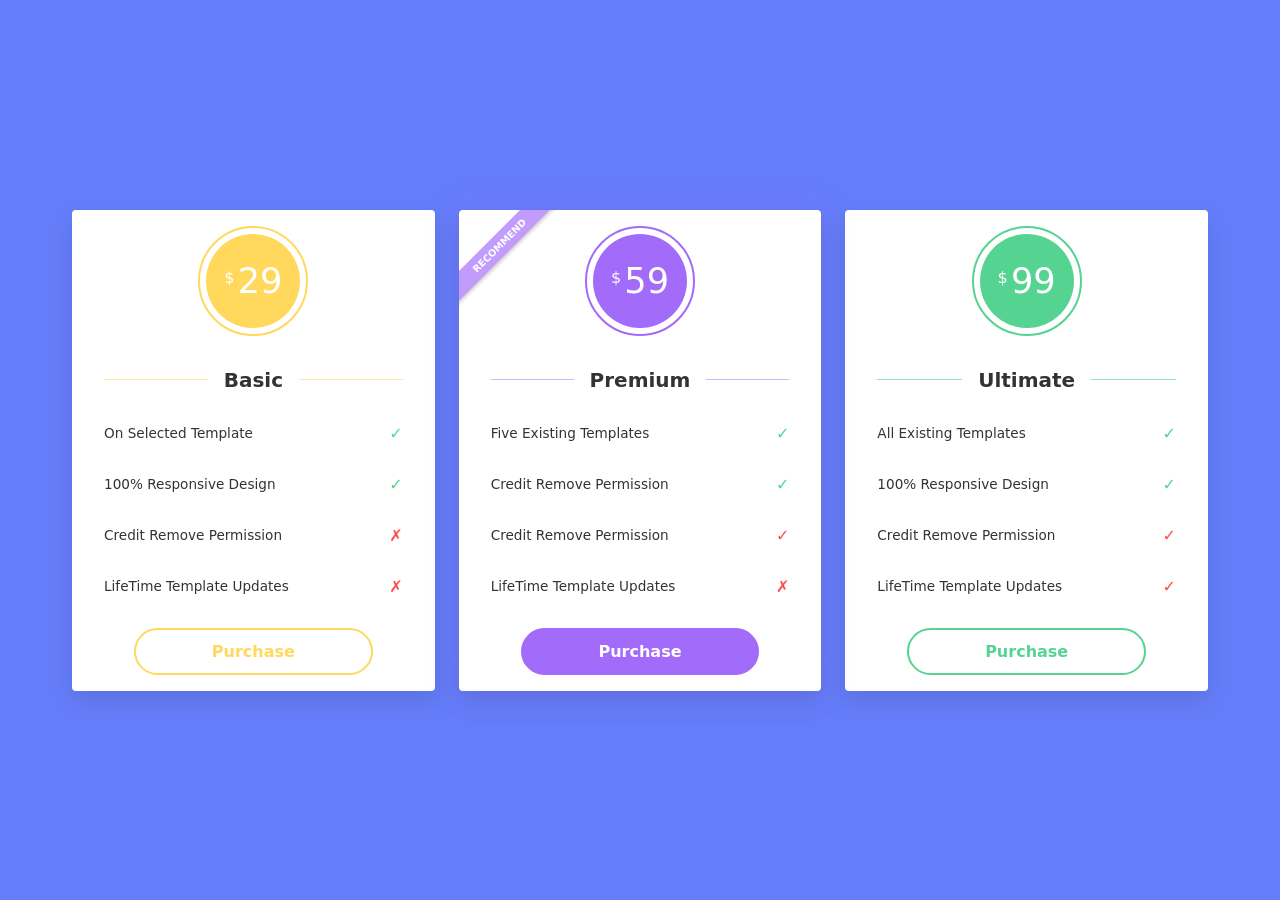
<file: banner/banner.html>
<!DOCTYPE html>
<html lang="en">
<head>
    <meta charset="UTF-8">
    <meta name="viewport" content="width=device-width, initial-scale=1.0">
    <title>Banner</title>
    <link rel="stylesheet" href="main.css">
</head>
<body>
    <div class="main-container">
        <div class=" poster basic">
            <div class="price basic__price">
                <div class="price-no  basic__price-number">
                    <h1><sup>$</sup>29</h2>
                </div>
            </div>
            <div class="price__plan">
                <span class="linethrough">Basic</span>
            </div>
            <div class="poster__points">
                <span class="plan-offering">On Selected Template</span>
                <span class="tick">&#10003</span>
            </div>
            <div class="poster__points">
                <span class="plan-offering">
                    100% Responsive Design
                </span>
                <span class="tick">&#10003</span>

            </div>
            <div class="poster__points">
                <span class="plan-offering">Credit Remove Permission</span>
                <span class="cross">&#10007</span>
            </div>
            <div class="poster__points">
                <span class="plan-offering">LifeTime Template Updates</span>
                <span class="cross">&#10007</span>
            </div>
            <button class="purchase-btn">Purchase</button>
        </div>
        <div class="poster premium">
            <div class="price premium__price">
                <div class="price-no  premium__price-number">
                    <h1><sup>$</sup>59</h2>
                </div>
            </div>
            <div class="price__plan">
                <span class="linethrough">Premium</span>
            </div>
            <div class="poster__points">
                <span class="plan-offering">Five Existing Templates</span>
                <span class="tick">&#10003</span>
            </div>
            <div class="poster__points">
                <span class="plan-offering">
                    Credit Remove Permission
                </span>
                <span class="tick">&#10003</span>

            </div>
            <div class="poster__points">
                <span class="plan-offering">Credit Remove Permission</span>
                <span class="cross">&#10003</span>
            </div>
            <div class="poster__points">
                <span class="plan-offering">LifeTime Template Updates</span>
                <span class="cross">&#10007</span>
            </div>
            <button class="purchase-btn">Purchase</button>
        </div>
        <div class="poster ultimate">
            <div class="price ultimate__price">
                <div class="price-no  basic__price-number">
                    <h1><sup>$</sup>99</h2>
                </div>
            </div>
            <div class="price__plan">
                <span class="linethrough">Ultimate</span>
            </div>
            <div class="poster__points">
                <span class="plan-offering">All Existing Templates</span>
                <span class="tick">&#10003</span>
            </div>
            <div class="poster__points">
                <span class="plan-offering">
                    100% Responsive Design
                </span>
                <span class="tick">&#10003</span>

            </div>
            <div class="poster__points">
                <span class="plan-offering">Credit Remove Permission</span>
                <span class="cross">&#10003</span>
            </div>
            <div class="poster__points">
                <span class="plan-offering">LifeTime Template Updates</span>
                <span class="cross">&#10003</span>
            </div>
            <button class="purchase-btn">Purchase</button>
        </div>
    </div>
    
</body>
</html>
</file>
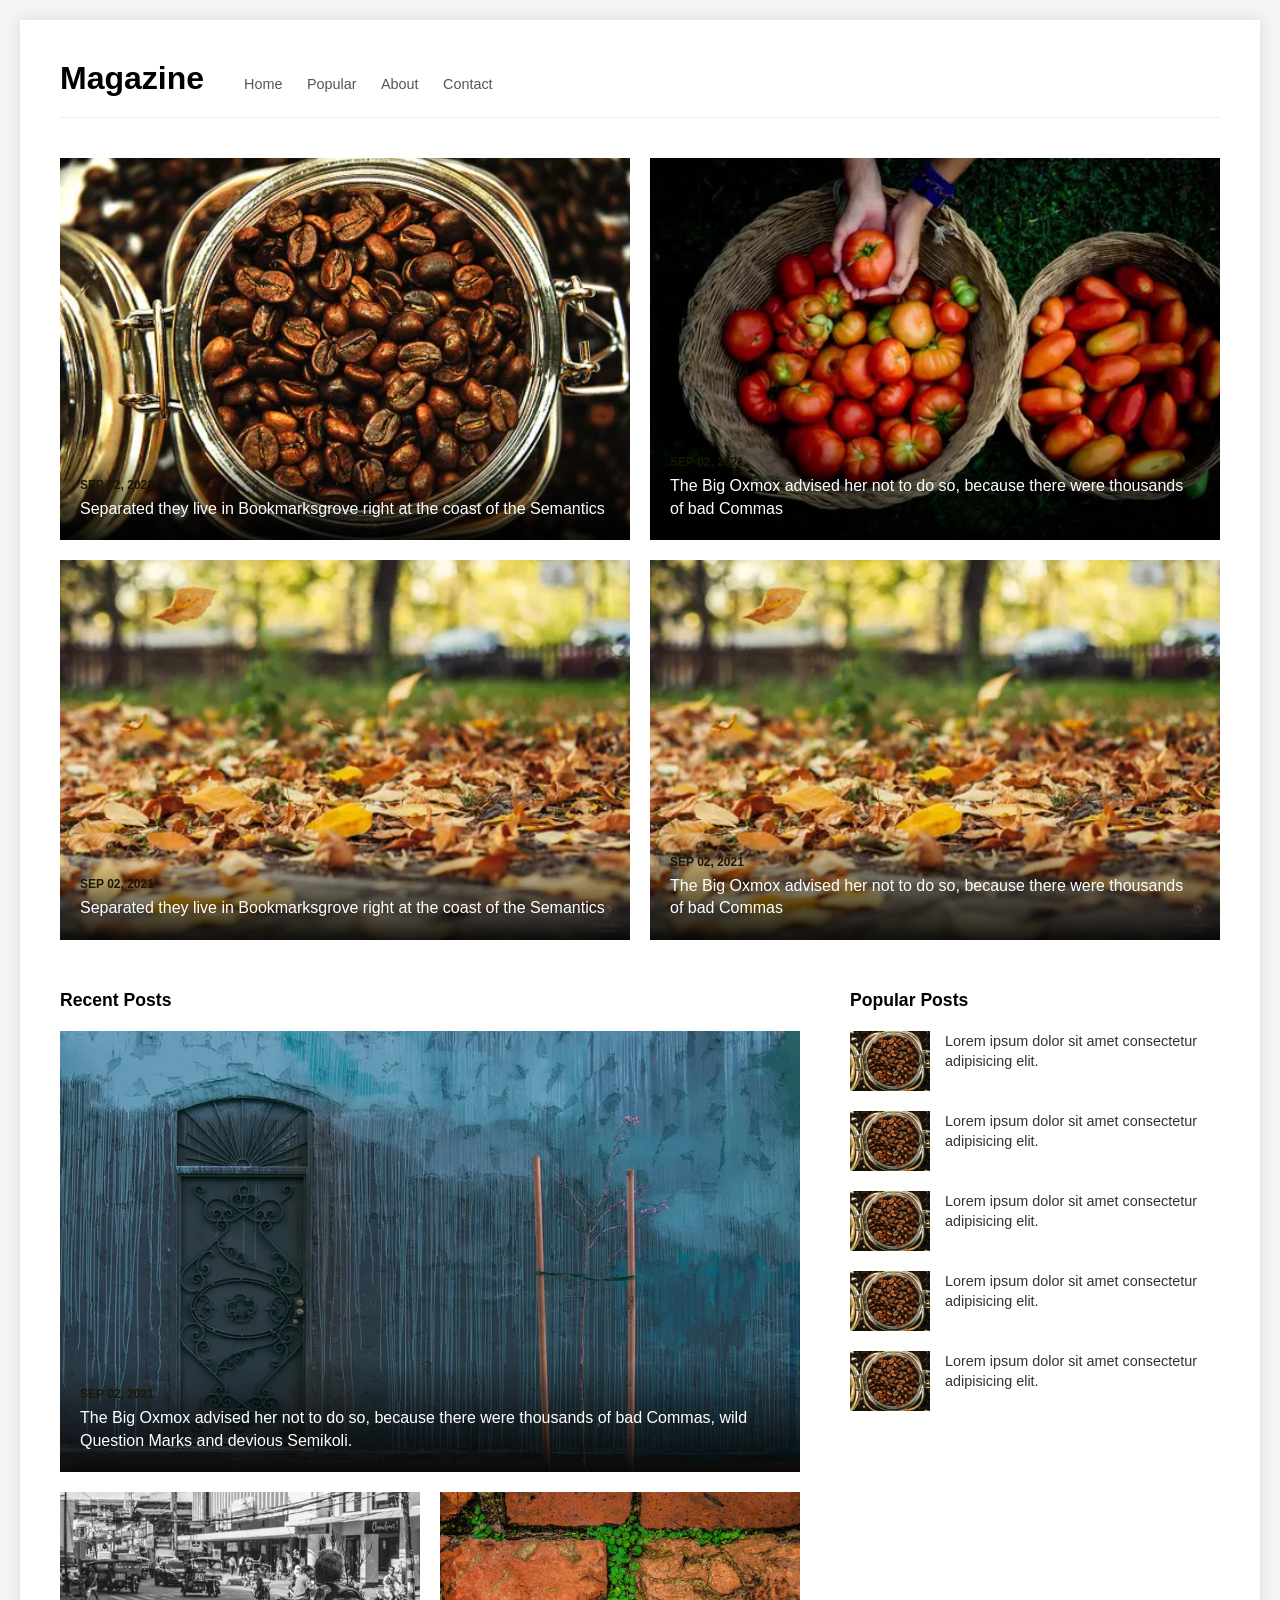
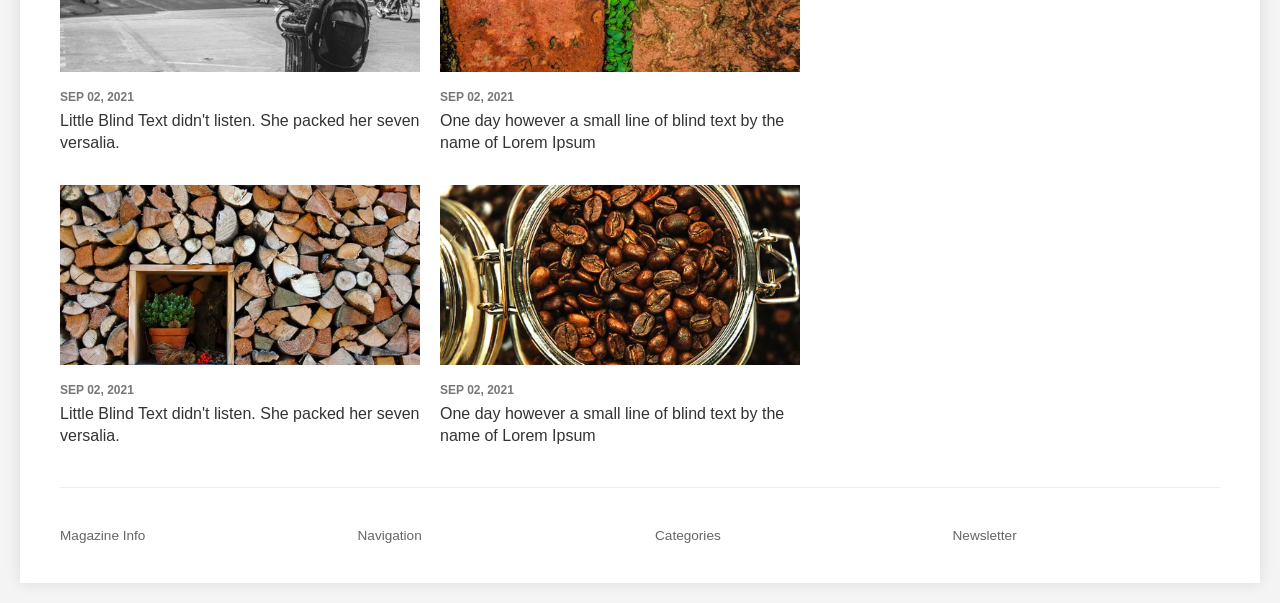
<file: magazine/magazine.html>
<!doctype html>
<html lang="en">
  <head>
    <meta charset="UTF-8" />
    <meta name="viewport" content="width=device-width, initial-scale=1.0" />
    <title>Magazine</title>
    <link rel="stylesheet" href="main.css">
  </head>
  <body>
    <div class="magazine-layout">
  
      <header class="header">
        <h1 class="logo">Magazine</h1>
        <nav class="nav">
          <a href="">Home</a>
          <a href="">Popular</a>
          <a href="">About</a>
          <a href="">Contact</a>
        </nav>
      </header>

      <section class="top-featured">
        <article class="card overlay-card">
          <img src="assets/everydaylife03.webp" alt="Featured 1">
          <div class="card-content">
            <span class="date">Sep 02, 2021</span>
            <h3>Separated they live in Bookmarksgrove right at the coast of the Semantics</h3>
          </div>
        </article>
        
        <article class="card overlay-card">
          <img src="assets/everyday06.webp" alt="Featured 2">
          <div class="card-content">
            <span class="date">Sep 02, 2021</span>
            <h3>The Big Oxmox advised her not to do so, because there were thousands of bad Commas</h3>
          </div>
        </article>
        
        <article class="card overlay-card">
          <img src="assets/everyday25.webp" alt="Featured 3">
          <div class="card-content">
            <span class="date">Sep 02, 2021</span>
            <h3>Separated they live in Bookmarksgrove right at the coast of the Semantics</h3>
          </div>
        </article>
        
        <article class="card overlay-card">
          <img src="assets/everyday25.webp" alt="Featured 4">
          <div class="card-content">
            <span class="date">Sep 02, 2021</span>
            <h3>The Big Oxmox advised her not to do so, because there were thousands of bad Commas</h3>
          </div>
        </article>
      </section>

      <main class="main-content">
        
        <section class="recent-posts">
          <h2 class="section-title">Recent Posts</h2>
          
          <article class="card overlay-card large-card">
            <img src="assets/everyday14.webp" alt="Recent Large">
            <div class="card-content">
              <span class="date">Sep 02, 2021</span>
              <h3>The Big Oxmox advised her not to do so, because there were thousands of bad Commas, wild Question Marks and devious Semikoli.</h3>
            </div>
          </article>

          <div class="recent-grid">
            <article class="card standard-card">
              <img src="assets/pexels-photo-1001720.webp" alt="Grid 1">
              <div class="card-content">
                <span class="date">Sep 02, 2021</span>
                <h3>Little Blind Text didn't listen. She packed her seven versalia.</h3>
              </div>
            </article>
            
            <article class="card standard-card">
              <img src="assets/everyday09.webp" alt="Grid 2">
              <div class="card-content">
                <span class="date">Sep 02, 2021</span>
                <h3>One day however a small line of blind text by the name of Lorem Ipsum</h3>
              </div>
            </article>
            
            <article class="card standard-card">
              <img src="assets/everyday10.webp" alt="Grid 3">
              <div class="card-content">
                <span class="date">Sep 02, 2021</span>
                <h3>Little Blind Text didn't listen. She packed her seven versalia.</h3>
              </div>
            </article>
            
            <article class="card standard-card">
              <img src="assets/everydaylife03.webp" alt="Grid 4">
              <div class="card-content">
                <span class="date">Sep 02, 2021</span>
                <h3>One day however a small line of blind text by the name of Lorem Ipsum</h3>
              </div>
            </article>
          </div>
        </section>

        <aside class="popular-posts">
          <h2 class="section-title">Popular Posts</h2>
          
          <div class="list-item">
            <img src="assets/everydaylife03.webp" alt="" class="thumb">
            <p>Lorem ipsum dolor sit amet consectetur adipisicing elit.</p>
          </div>
          <div class="list-item">
            <img src="assets/everydaylife03.webp" alt="" class="thumb">
            <p>Lorem ipsum dolor sit amet consectetur adipisicing elit.</p>
          </div>
          <div class="list-item">
            <img src="assets/everydaylife03.webp" alt="" class="thumb">
            <p>Lorem ipsum dolor sit amet consectetur adipisicing elit.</p>
          </div>
          <div class="list-item">
            <img src="assets/everydaylife03.webp" alt="" class="thumb">
            <p>Lorem ipsum dolor sit amet consectetur adipisicing elit.</p>
          </div>
          <div class="list-item">
            <img src="assets/everydaylife03.webp" alt="" class="thumb">
            <p>Lorem ipsum dolor sit amet consectetur adipisicing elit.</p>
          </div>
        </aside>

      </main>

      <footer class="footer">
        <div class="footer-col">Magazine Info</div>
        <div class="footer-col">Navigation</div>
        <div class="footer-col">Categories</div>
        <div class="footer-col">Newsletter</div>
      </footer>

    </div>
  </body>
</html>
</file>
<file: banner/main.css>
* {
  padding: 0;
  margin: 0;
  box-sizing: border-box;
  font-family: system-ui, -apple-system, BlinkMacSystemFont, "Segoe UI", Roboto, Oxygen, Ubuntu, Cantarell, "Open Sans", "Helvetica Neue", sans-serif;
}

body {
  background-color: #657DF9;
  min-height: 100vh;
  display: flex;
  justify-content: center;
  align-items: center;
}

.main-container {
  background-color: #657DF9;
  display: flex;
  flex-direction: row;
  padding: 1.5rem 2rem;
  gap: 1.5rem;
  justify-content: center;
  align-items: center;
  width: 100%;
  max-width: 1200px;
}
.main-container .poster {
  flex: 1;
  padding: 1rem 2rem;
  display: flex;
  flex-direction: column;
  background-color: white;
  align-items: center;
  justify-content: space-between;
  gap: 2rem;
  box-shadow: 0 10px 25px rgba(0, 0, 0, 0.1);
  border-radius: 4px;
}
.main-container .poster .price {
  display: flex;
  align-items: center;
  justify-content: center;
  border-radius: 50%;
  width: 110px;
  height: 110px;
  border: 2px solid;
  padding: 6px;
  background-color: white;
}
.main-container .poster .price .price-no {
  display: flex;
  width: 100%;
  height: 100%;
  align-items: center;
  justify-content: center;
  color: white;
  border-radius: 50%;
}
.main-container .poster .price .price-no h1 {
  font-size: 2.2rem;
  font-weight: 500;
  display: flex;
  align-items: flex-start;
}
.main-container .poster .price .price-no h1 sup {
  font-size: 1rem;
  margin-top: 0.5rem;
  margin-right: 0.2rem;
}
.main-container .poster .price__plan {
  display: flex;
  align-items: center;
  justify-content: center;
  gap: 1rem;
  width: 100%;
}
.main-container .poster .price__plan .linethrough {
  font-size: 1.25rem;
  font-weight: 600;
  color: #333333;
}
.main-container .poster .price__plan::before, .main-container .poster .price__plan::after {
  content: "";
  flex: 1;
  height: 1px;
}
.main-container .poster .poster__points {
  width: 100%;
  display: flex;
  flex-direction: row;
  justify-content: space-between;
  align-items: center;
}
.main-container .poster .poster__points .plan-offering {
  font-size: 0.85rem;
  color: #333333;
  text-align: left;
  font-weight: 500;
}
.main-container .poster .poster__points .tick {
  color: #55D491;
  font-size: 1rem;
  font-weight: 700;
}
.main-container .poster .poster__points .cross {
  color: #FF4B4B;
  font-size: 1rem;
  font-weight: 700;
}
.main-container .poster .purchase-btn {
  padding: 0.75rem 2rem;
  border-radius: 2rem;
  outline: none;
  width: 80%;
  font-size: 1rem;
  font-weight: 600;
  cursor: pointer;
  background-color: transparent;
  transition: all 0.3s ease;
}
.main-container .poster.basic .price {
  border-color: #FFD85C;
}
.main-container .poster.basic .price-no {
  background-color: #FFD85C;
}
.main-container .poster.basic .price__plan::before, .main-container .poster.basic .price__plan::after {
  background-color: rgb(100%, 91.8837964634%, 66.0784313725%);
}
.main-container .poster.basic .purchase-btn {
  border: 2px solid #FFD85C;
  color: #FFD85C;
}
.main-container .poster.basic .purchase-btn:hover {
  background-color: #FFD85C;
  color: white;
}
.main-container .poster.premium {
  box-shadow: 0 10px 25px rgba(0, 0, 0, 0.1), 0 0 35px rgba(162, 107, 250, 0.2);
  position: relative;
  overflow: hidden;
}
.main-container .poster.premium::before {
  content: "RECOMMEND";
  position: absolute;
  top: 25px;
  left: -35px;
  background-color: rgb(75.6862745098%, 61.3071895425%, 98.6928104575%);
  color: white;
  padding: 5px 40px;
  font-size: 0.6rem;
  font-weight: bold;
  transform: rotate(-45deg);
  box-shadow: 0 2px 4px rgba(0, 0, 0, 0.2);
}
.main-container .poster.premium .price {
  border-color: #A26BFA;
}
.main-container .poster.premium .price-no {
  background-color: #A26BFA;
}
.main-container .poster.premium .price__plan::before, .main-container .poster.premium .price__plan::after {
  background-color: rgb(81.7647058824%, 70.9803921569%, 99.0196078431%);
}
.main-container .poster.premium .purchase-btn {
  border: 2px solid #A26BFA;
  background-color: #A26BFA;
  color: white;
}
.main-container .poster.premium .purchase-btn:hover {
  background-color: rgb(51.3725490196%, 22.614379085%, 97.385620915%);
  border-color: rgb(51.3725490196%, 22.614379085%, 97.385620915%);
}
.main-container .poster.ultimate .price {
  border-color: #55D491;
}
.main-container .poster.ultimate .price-no {
  background-color: #55D491;
}
.main-container .poster.ultimate .price__plan::before, .main-container .poster.ultimate .price__plan::after {
  background-color: rgb(57.2769953052%, 89.1935929301%, 72.3557028445%);
}
.main-container .poster.ultimate .purchase-btn {
  border: 2px solid #55D491;
  color: #55D491;
}
.main-container .poster.ultimate .purchase-btn:hover {
  background-color: #55D491;
  color: white;
}

@media (max-width: 900px) {
  .main-container {
    flex-direction: column;
  }
  .main-container .poster {
    width: 100%;
    max-width: 400px;
  }
}

/*# sourceMappingURL=main.css.map */
</file>
<file: magazine/main.css>
* {
  box-sizing: border-box;
  margin: 0;
  padding: 0;
}

body {
  background: #f4f4f4;
  padding: 20px;
}

.magazine-layout {
  max-width: 1300px;
  margin: 0 auto;
  font-family: Arial, Helvetica, sans-serif;
  background: white;
  padding: 40px;
  box-shadow: 0 0 15px rgba(0, 0, 0, 0.1);
}
.magazine-layout h3 {
  font-size: 1rem;
  line-height: 1.4;
  margin-top: 5px;
  font-weight: normal;
}
.magazine-layout .date {
  font-size: 0.75rem;
  text-transform: uppercase;
  font-weight: bold;
}
.magazine-layout .section-title {
  margin-bottom: 20px;
  font-size: 1.1rem;
}
.magazine-layout .header {
  display: flex;
  align-items: baseline;
  gap: 40px;
  margin-bottom: 40px;
  border-bottom: 1px solid #eee;
  padding-bottom: 20px;
}
.magazine-layout .header .logo {
  font-size: 2rem;
  font-weight: 800;
}
.magazine-layout .header .nav a {
  margin-right: 20px;
  text-decoration: none;
  color: #555;
  font-size: 0.9rem;
}
.magazine-layout .card {
  position: relative;
  overflow: hidden;
  display: flex;
  flex-direction: column;
}
.magazine-layout .card img {
  width: 100%;
  height: 100%;
  object-fit: cover;
}
.magazine-layout .overlay-card img {
  min-height: 220px;
}
.magazine-layout .overlay-card .card-content {
  position: absolute;
  bottom: 0;
  left: 0;
  width: 100%;
  padding: 20px;
  background: linear-gradient(to top, rgba(0, 0, 0, 0.9) 0%, rgba(0, 0, 0, 0) 100%);
  color: white;
}
.magazine-layout .overlay-card .card-content .date {
  color: #1c1702;
}
.magazine-layout .standard-card img {
  height: 180px;
  margin-bottom: 15px;
}
.magazine-layout .standard-card .card-content {
  color: #333;
}
.magazine-layout .standard-card .date {
  color: #777;
}
.magazine-layout .top-featured {
  display: grid;
  grid-template-columns: 1fr 1fr;
  gap: 20px;
  margin-bottom: 50px;
}
.magazine-layout .main-content {
  display: grid;
  grid-template-columns: 2fr 1fr;
  gap: 50px;
  margin-bottom: 40px;
}
.magazine-layout .main-content .recent-posts .large-card {
  margin-bottom: 20px;
}
.magazine-layout .main-content .recent-posts .large-card img {
  min-height: 400px;
}
.magazine-layout .main-content .recent-posts .recent-grid {
  display: grid;
  grid-template-columns: 1fr 1fr;
  gap: 30px 20px;
}
.magazine-layout .main-content .popular-posts .list-item {
  display: flex;
  gap: 15px;
  margin-bottom: 20px;
}
.magazine-layout .main-content .popular-posts .list-item .thumb {
  width: 80px;
  height: 60px;
  object-fit: cover;
  flex-shrink: 0;
}
.magazine-layout .main-content .popular-posts .list-item p {
  font-size: 0.9rem;
  line-height: 1.4;
  color: #333;
}
.magazine-layout .footer {
  display: grid;
  grid-template-columns: repeat(4, 1fr);
  gap: 30px;
  border-top: 1px solid #eee;
  padding-top: 40px;
  font-size: 0.85rem;
  color: #666;
}

/*# sourceMappingURL=main.css.map */
</file>
